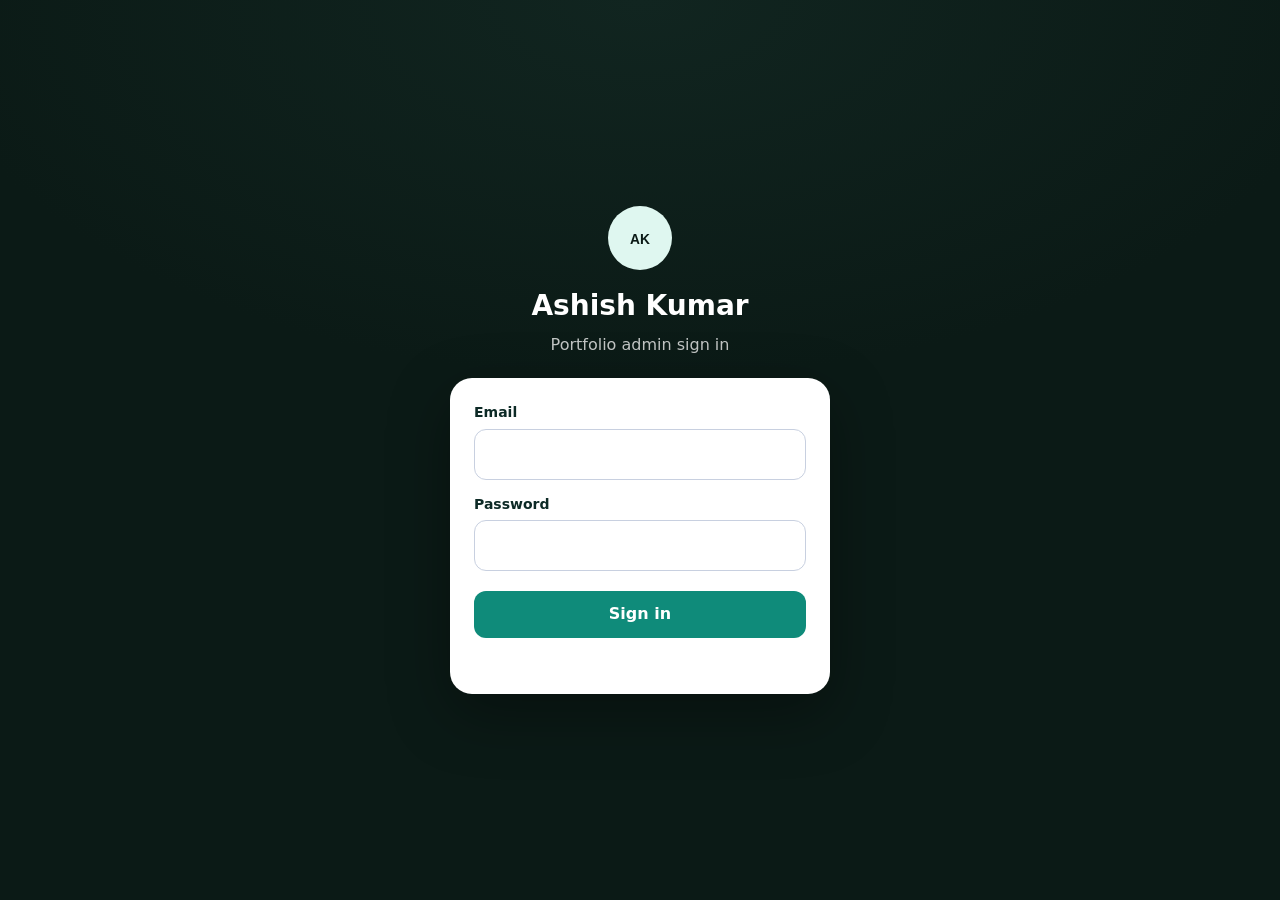
<file: admin/index.html>
<!DOCTYPE html>
<html lang="en">

<head>
    <meta charset="utf-8">
    <meta name="viewport" content="width=device-width, initial-scale=1, viewport-fit=cover">
    <meta name="robots" content="noindex">
    <title>Portfolio Admin | Ashish Kumar</title>
    <link rel="icon"
        href="data:image/svg+xml,%3Csvg xmlns='http://www.w3.org/2000/svg' viewBox='0 0 64 64'%3E%3Crect width='64' height='64' rx='18' fill='%230f8b7a'/%3E%3Ctext x='32' y='43' font-family='Arial' font-weight='800' font-size='30' text-anchor='middle' fill='white'%3EAK%3C/text%3E%3C/svg%3E">
    <link rel="stylesheet" href="admin.css">
</head>

<body>
    <div id="app"><noscript>This admin site needs JavaScript.</noscript></div>
    <script src="config.js"></script>
    <script src="defaults.js"></script>
    <script src="app.js"></script>
</body>

</html>
</file>
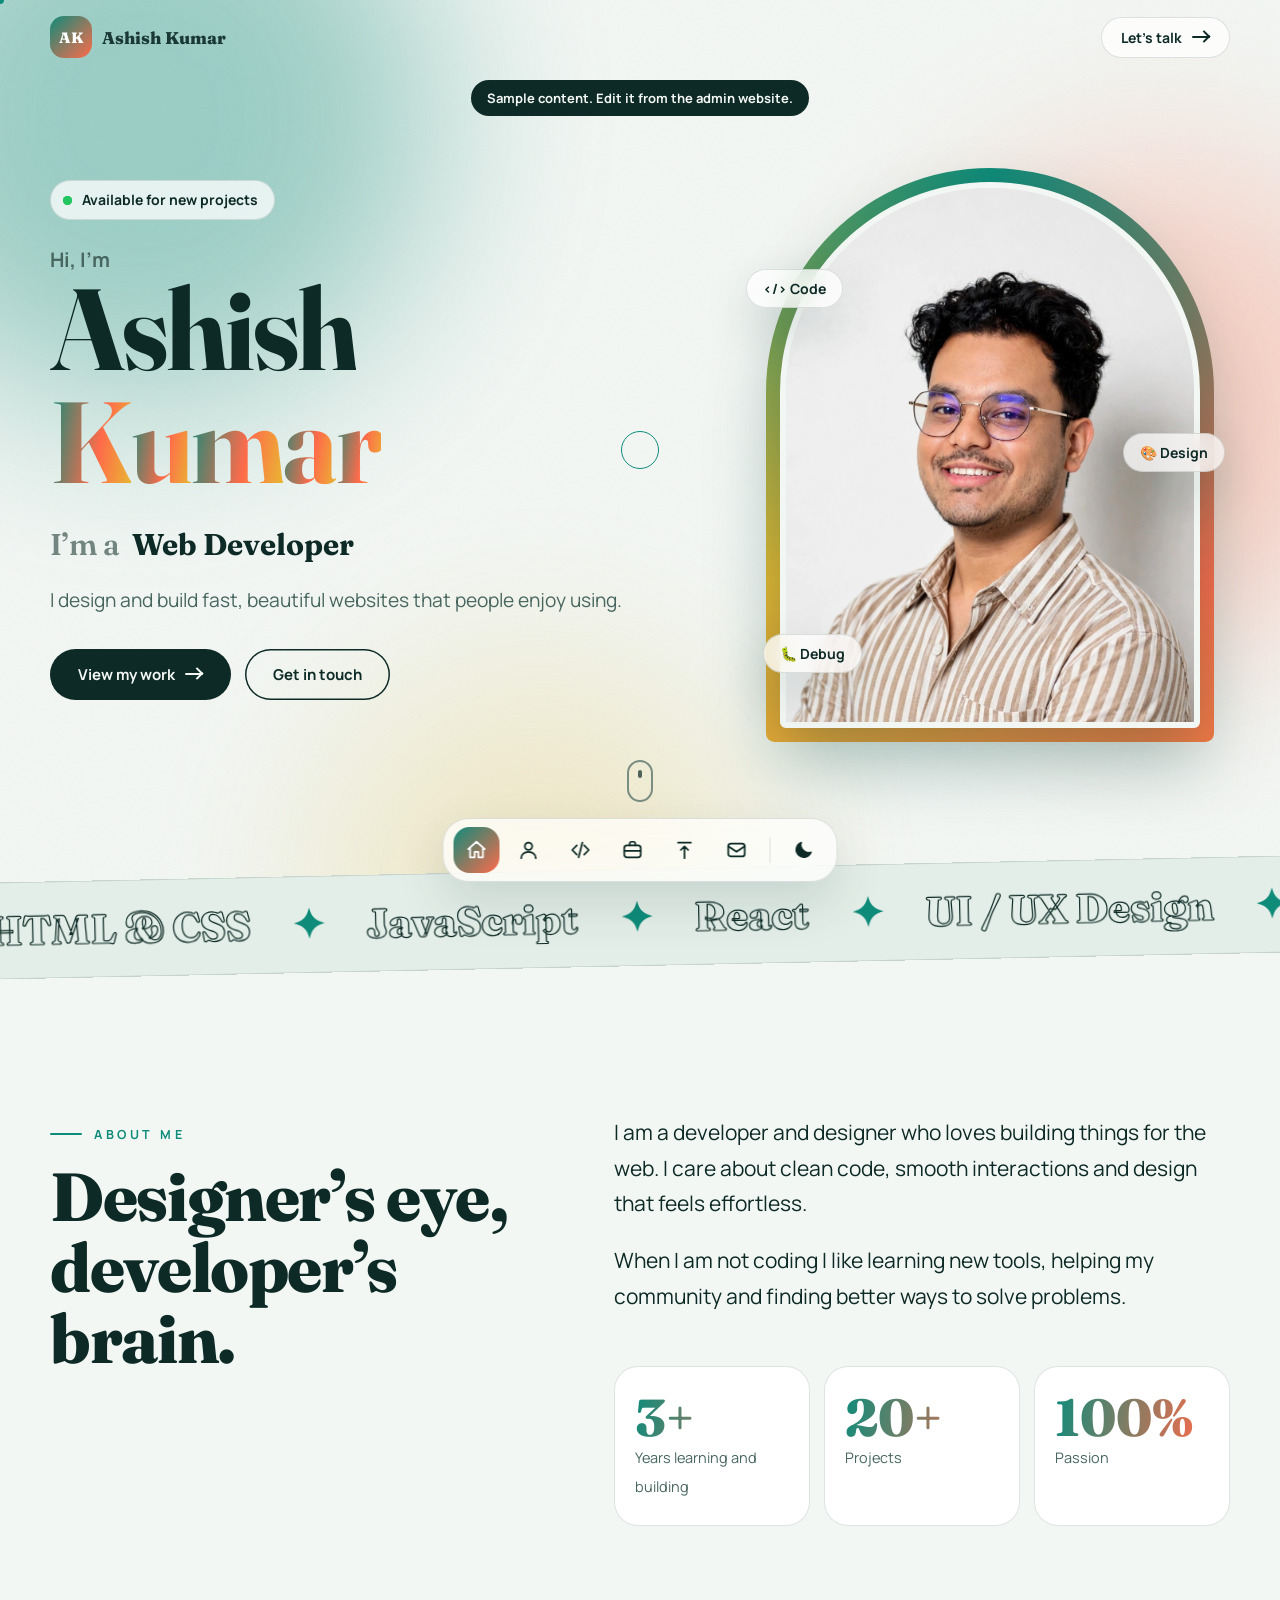
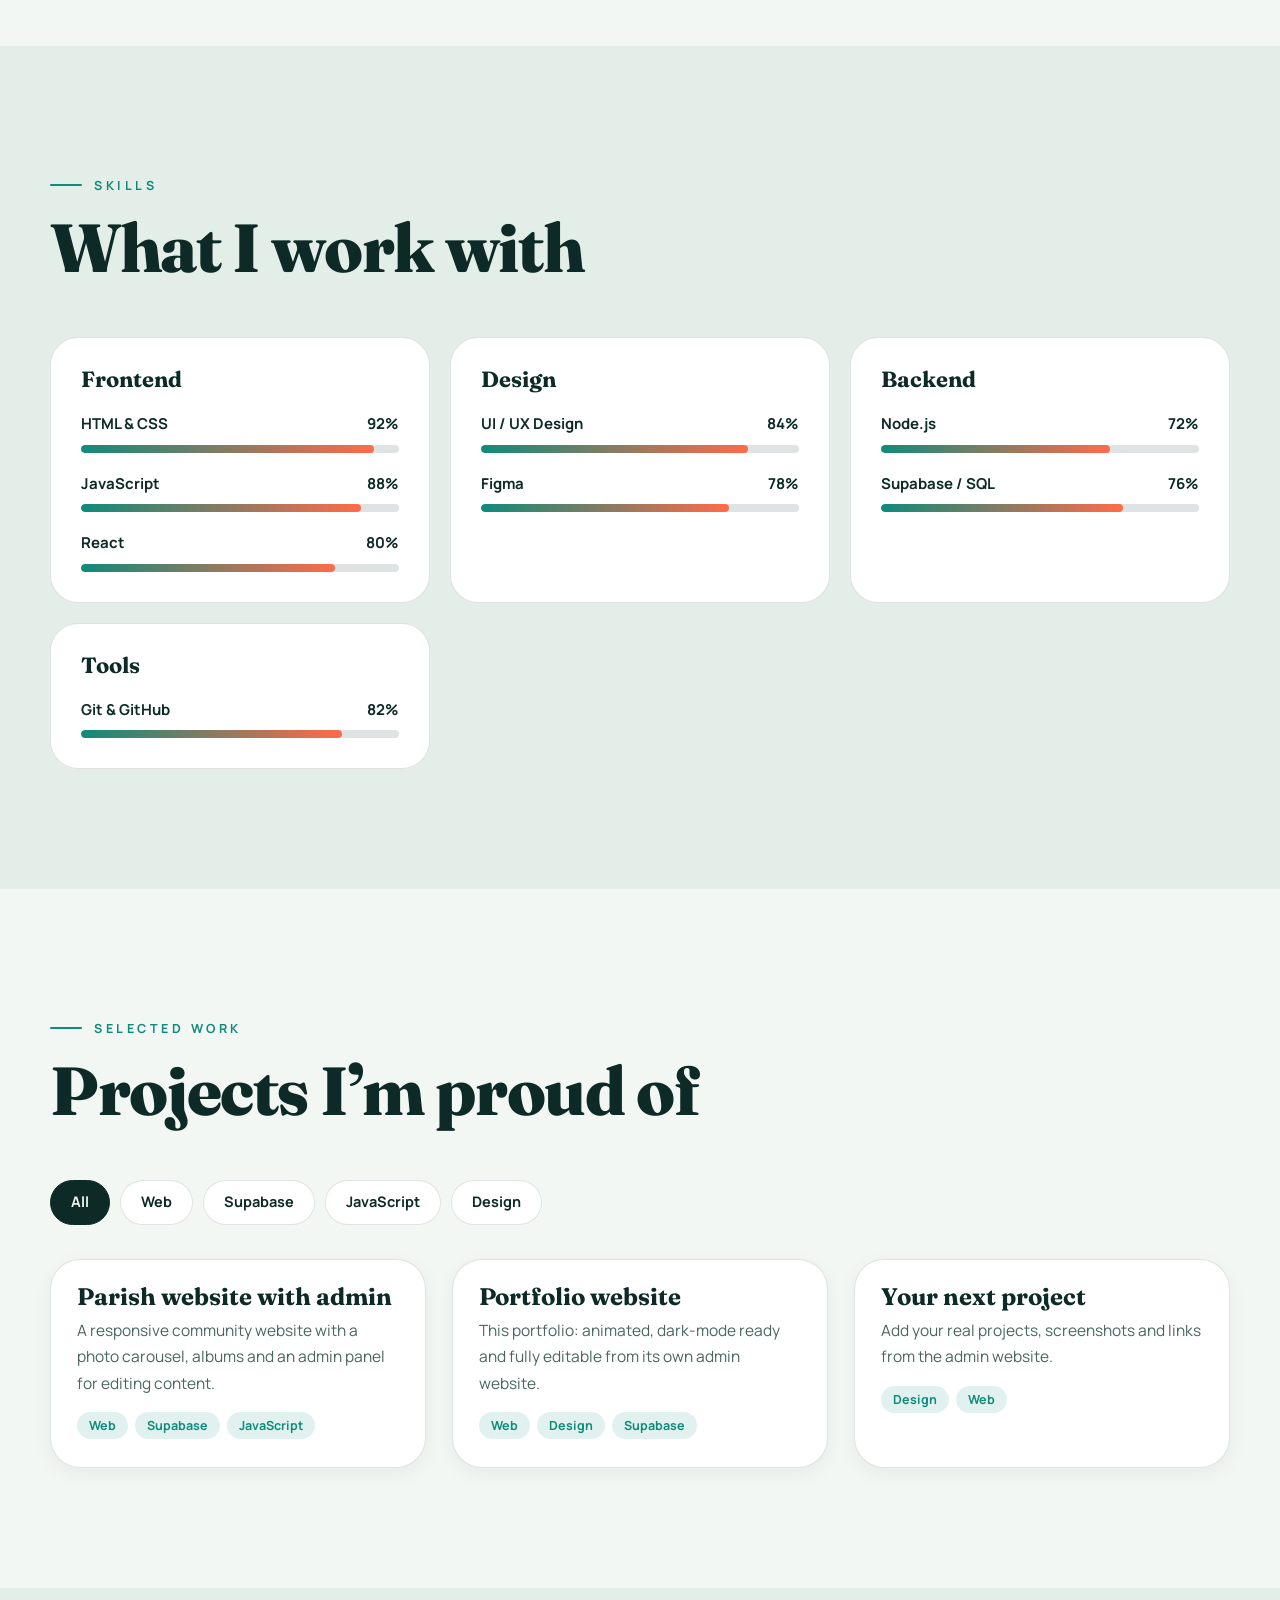
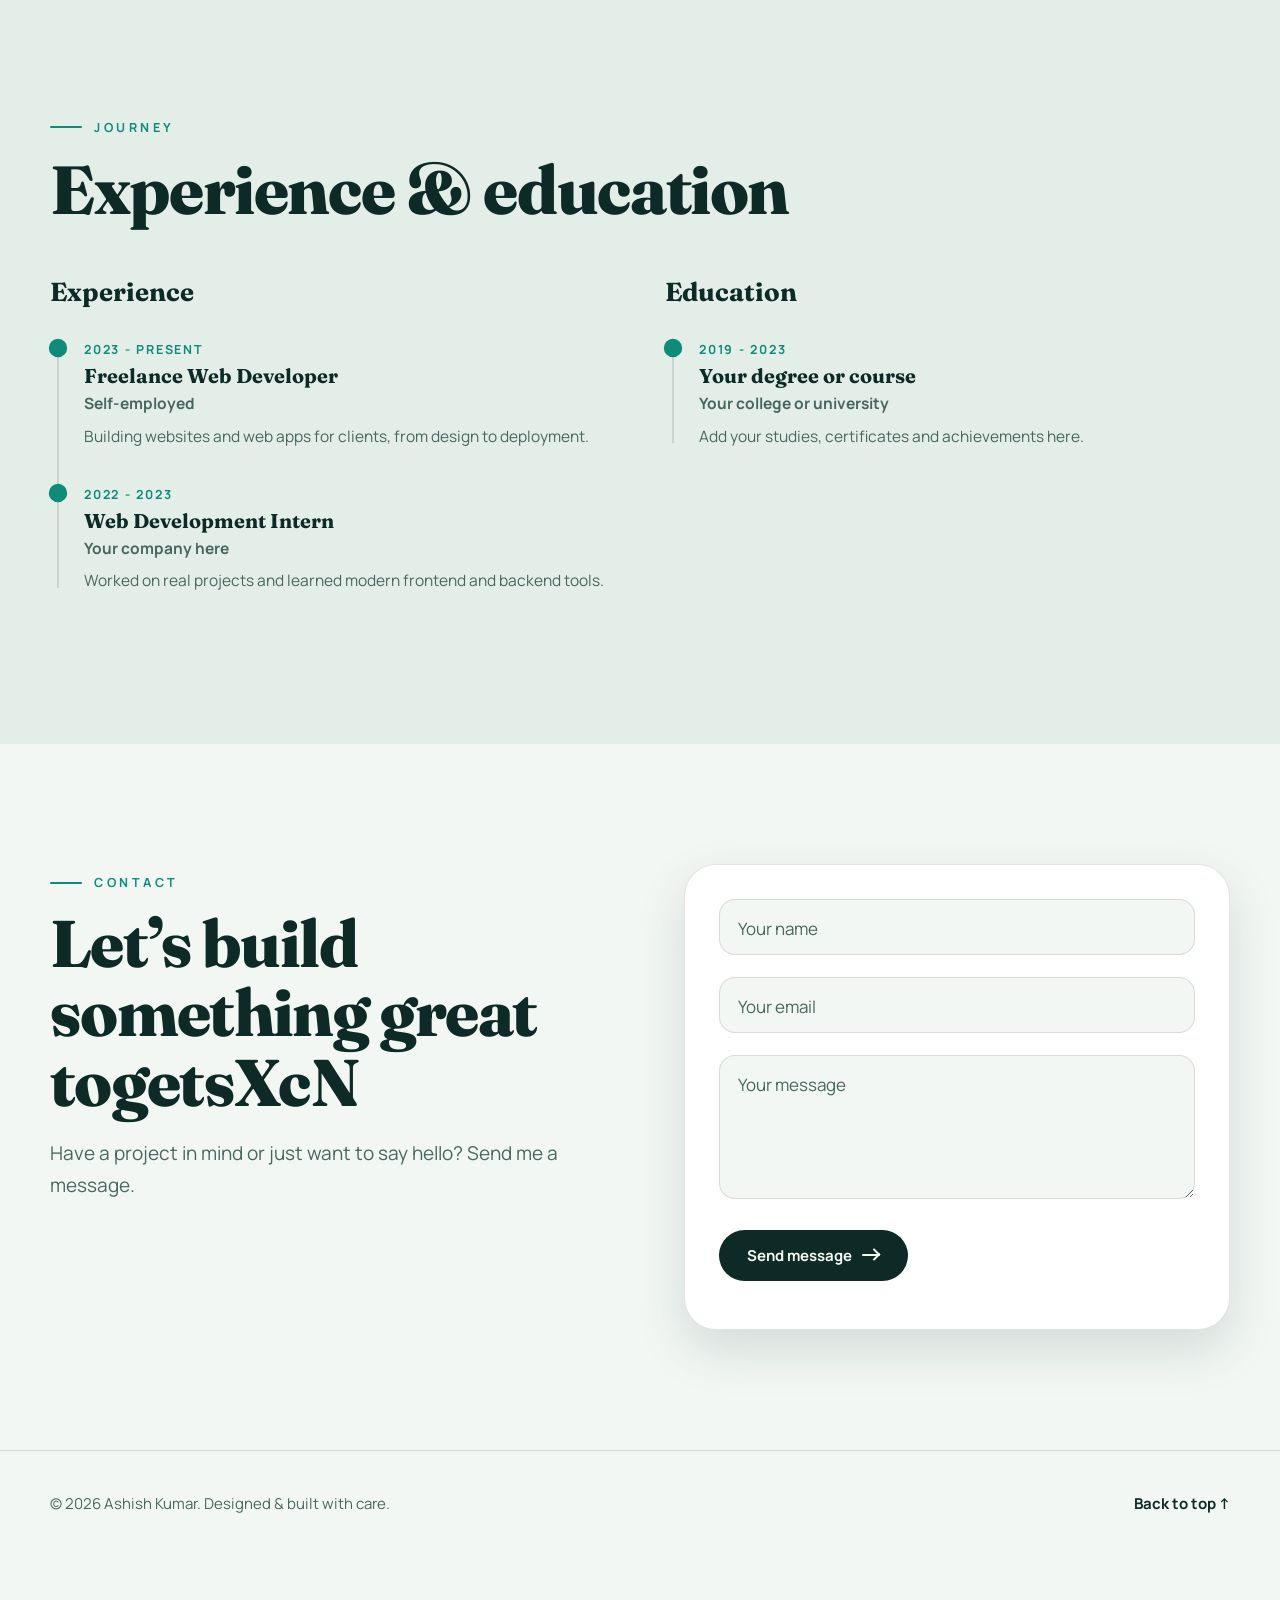
<file: website/index.html>
<!DOCTYPE html>
<html lang="en">

<head>
    <meta charset="utf-8">
    <meta name="viewport" content="width=device-width, initial-scale=1, viewport-fit=cover">
    <title>Ashish Kumar | Web Developer & Designer</title>
    <meta name="description"
        content="Portfolio of Ashish Kumar: web developer and designer, I build beautiful, interactive websites.">
    <meta name="theme-color" content="#07120f">
    <meta property="og:title" content="Ashish Kumar | Portfolio">
    <meta property="og:image" content="images/ashish.jpg">
    <link rel="icon"
        href="data:image/svg+xml,%3Csvg xmlns='http://www.w3.org/2000/svg' viewBox='0 0 64 64'%3E%3Crect width='64' height='64' rx='18' fill='%230f8b7a'/%3E%3Ctext x='32' y='43' font-family='Arial' font-weight='800' font-size='30' text-anchor='middle' fill='white'%3EAK%3C/text%3E%3C/svg%3E">
    <link rel="preconnect" href="https://fonts.googleapis.com">
    <link rel="preconnect" href="https://fonts.gstatic.com" crossorigin>
    <link
        href="https://fonts.googleapis.com/css2?family=Fraunces:opsz,wght@9..144,500;9..144,700;9..144,800&family=Manrope:wght@400;500;700;800&display=swap"
        rel="stylesheet">
    <script>var t; try { t = localStorage.getItem("pf-theme") } catch (e) { } if (t !== "dark" && t !== "light") t = matchMedia("(prefers-color-scheme:dark)").matches ? "dark" : "light"; document.documentElement.setAttribute("data-theme", t); try { if (sessionStorage.getItem("pf-seen")) document.documentElement.classList.add("seen") } catch (e) { }</script>
    <link rel="stylesheet" href="css/style.css">
</head>

<body>
    <a class="skip" href="#main">Skip to content</a>
    <div class="pre" id="pre" aria-hidden="true">
        <div class="pre-in">
            <div class="pre-mark">AK</div>
            <div class="pre-bar"><i id="preBar"></i></div>
        </div>
    </div>
    <div class="aurora" aria-hidden="true"><i></i><i></i><i></i></div>
    <div class="grain" aria-hidden="true"></div>
    <div class="cur" id="cur" aria-hidden="true"></div>
    <div class="cur-ring" id="curRing" aria-hidden="true"></div>
    <div class="prog" id="prog" aria-hidden="true"></div>
    <div class="sample" id="sample" hidden>Sample content. Edit it from the admin website.</div>

    <header class="top"><a class="logo" href="#home" aria-label="Ashish Kumar, home"><span
                class="logo-mark">AK</span><span class="logo-t" id="logoName">Ashish Kumar</span></a><a
            class="btn btn-sm mag" href="#contact"><span>Let’s talk</span><i class="arr"></i></a></header>

    <nav class="dock" id="dock" aria-label="Main">
        <ul>
            <li><a href="#home" data-tip="Home"><svg viewBox="0 0 24 24">
                        <path d="M3 11l9-8 9 8M5 10v10h5v-6h4v6h5V10" />
                    </svg></a></li>
            <li><a href="#about" data-tip="About"><svg viewBox="0 0 24 24">
                        <circle cx="12" cy="8" r="4" />
                        <path d="M4 21c0-4.200 3.600-7 8-7s8 2.800 8 7" />
                    </svg></a></li>
            <li><a href="#skills" data-tip="Skills"><svg viewBox="0 0 24 24">
                        <path d="M8 7l-5 5 5 5M16 7l5 5-5 5M14 4l-4 16" />
                    </svg></a></li>
            <li><a href="#work" data-tip="Work"><svg viewBox="0 0 24 24">
                        <rect x="3" y="7" width="18" height="13" rx="3" />
                        <path d="M9 7V5a2 2 0 0 1 2-2h2a2 2 0 0 1 2 2v2M3 13h18" />
                    </svg></a></li>
            <li><a href="#journey" data-tip="Journey"><svg viewBox="0 0 24 24">
                        <path d="M12 21V8M12 8l-4 4M12 8l4 4M5 4h14" />
                    </svg></a></li>
            <li><a href="#contact" data-tip="Contact"><svg viewBox="0 0 24 24">
                        <rect x="3" y="5" width="18" height="14" rx="3" />
                        <path d="M3 8l9 6 9-6" />
                    </svg></a></li>
            <li class="sep" aria-hidden="true"></li>
            <li><button class="theme-btn" id="themeBtn" type="button" data-tip="Theme" aria-label="Switch to dark mode"
                    aria-pressed="false"><svg class="moon" viewBox="0 0 24 24" aria-hidden="true">
                        <path d="M20.500 14.200A8.500 8.500 0 0 1 9.800 3.500a8.500 8.500 0 1 0 10.700 10.700z" />
                    </svg><svg class="sun" viewBox="0 0 24 24" aria-hidden="true">
                        <circle cx="12" cy="12" r="4.200" />
                        <path
                            d="M12 2.500v2.200M12 19.300v2.200M2.500 12h2.200M19.300 12h2.200M5.300 5.300l1.600 1.600M17.100 17.100l1.600 1.600M5.300 18.700l1.600-1.600M17.100 6.900l1.600-1.600" />
                    </svg></button></li>
        </ul>
    </nav>

    <main id="main">
        <section class="hero" id="home">
            <div class="wrap hero-grid">
                <div class="hero-txt">
                    <p class="pill-s"><span class="live" id="avail"></span><span id="availT">Available for new
                            projects</span></p>
                    <p class="hi">Hi, I’m</p>
                    <h1 id="hName" aria-label="Ashish Kumar"></h1>
                    <p class="role"><span class="role-pre">I’m a</span><span class="role-win"><span class="role-list"
                                id="roleList"></span></span></p>
                    <p class="tag" id="hTag"></p>
                    <div class="cta"><a class="btn mag" href="#work"><span>View my work</span><i class="arr"></i></a><a
                            class="btn btn-line mag" id="resumeBtn" href="#contact"><span>Get in touch</span></a></div>
                    <ul class="socials" id="heroSocial"></ul>
                </div>
                <div class="hero-art">
                    <div class="frame" id="frame">
                        <div class="ring"></div>
                        <div class="arch"><img id="hPhoto" src="images/ashish.jpg" alt="Portrait of Ashish Kumar"
                                width="900" height="1599" fetchpriority="high"></div>
                    </div>
                    <span class="chip c1">&lt;/&gt; Code</span><span class="chip c2">🎨 Design</span><span
                        class="chip c3">🐛 Debug</span>
                </div>
            </div><a class="cue" href="#about" aria-label="Scroll down"><span></span></a>
        </section>

        <div class="marquee" aria-hidden="true">
            <div class="mq" id="mq"></div>
        </div>

        <section id="about">
            <div class="wrap about">
                <div class="rv">
                    <p class="eyebrow">About me</p>
                    <h2 class="scr" id="aTitle">Designer’s eye, developer’s brain.</h2>
                </div>
                <div class="about-body">
                    <div class="rv" id="aText"></div>
                    <ul class="facts rv" id="facts"></ul>
                    <div class="stats" id="stats"></div>
                </div>
            </div>
        </section>

        <section class="alt" id="skills">
            <div class="wrap">
                <header class="head rv">
                    <p class="eyebrow">Skills</p>
                    <h2 class="scr">What I work with</h2>
                </header>
                <div class="skill-grid" id="skillGrid"></div>
            </div>
        </section>

        <section id="work">
            <div class="wrap">
                <header class="head rv">
                    <p class="eyebrow">Selected work</p>
                    <h2 class="scr">Projects I’m proud of</h2>
                </header>
                <div class="filters rv" id="filters" role="group" aria-label="Filter projects"></div>
                <div class="proj-grid" id="projGrid"></div>
            </div>
        </section>

        <section class="alt" id="journey">
            <div class="wrap">
                <header class="head rv">
                    <p class="eyebrow">Journey</p>
                    <h2 class="scr">Experience &amp; education</h2>
                </header>
                <div class="journey">
                    <div>
                        <h3 class="jh rv">Experience</h3>
                        <ol class="tl" id="expList"></ol>
                    </div>
                    <div>
                        <h3 class="jh rv">Education</h3>
                        <ol class="tl" id="eduList"></ol>
                    </div>
                </div>
            </div>
        </section>

        <section id="contact">
            <div class="wrap">
                <div class="contact">
                    <div class="rv">
                        <p class="eyebrow">Contact</p>
                        <h2 class="big scr">Let’s build something great together.</h2>
                        <p class="lead" id="cLead">Have a project in mind or just want to say hello? Send me a message.
                        </p>
                        <ul class="c-list" id="cList"></ul>
                        <ul class="socials big" id="cSocial"></ul>
                    </div>
                    <form class="form rv" id="form" novalidate>
                        <div class="fld"><input id="f-name" placeholder=" " autocomplete="name"><label for="f-name">Your
                                name</label>
                            <p class="err" data-for="f-name"></p>
                        </div>
                        <div class="fld"><input id="f-email" type="email" placeholder=" " autocomplete="email"><label
                                for="f-email">Your email</label>
                            <p class="err" data-for="f-email"></p>
                        </div>
                        <div class="fld"><textarea id="f-msg" rows="5" placeholder=" "></textarea><label
                                for="f-msg">Your message</label>
                            <p class="err" data-for="f-msg"></p>
                        </div>
                        <button class="btn mag" type="submit"><span>Send message</span><i class="arr"></i></button>
                        <p class="ok" id="ok" role="status"></p>
                    </form>
                </div>
            </div>
        </section>
    </main>
    <footer>
        <div class="wrap">
            <p>© <span id="yr"></span> <span id="fName">Ashish Kumar</span>. Designed &amp; built with care.</p><a
                href="#home" class="to-top">Back to top ↑</a>
        </div>
    </footer>

    <dialog id="modal" aria-label="Project details">
        <div class="m-card">
            <button class="m-x" id="mClose" type="button" aria-label="Close"><svg viewBox="0 0 24 24">
                    <path d="M6 6l12 12M18 6L6 18" />
                </svg></button>
            <div class="m-gal">
                <div class="m-stage" id="mStage"></div>
                <div class="m-thumbs" id="mThumbs"></div>
            </div>
            <div class="m-info">
                <p class="eyebrow" id="mTags"></p>
                <h3 id="mTitle"></h3>
                <p id="mDesc"></p>
                <div class="cta" id="mLinks"></div>
            </div>
        </div>
    </dialog>

    <script src="data/config.js"></script>
    <script src="js/defaults.js"></script>
    <script src="data/site-data.js"></script>
    <script src="js/main.js"></script>
</body>

</html>
</file>
<file: admin/admin.css>
:root {
    --n9: #07120f;
    --n8: #0b1a16;
    --n7: #112520;
    --blue: #0f8b7a;
    --blue-d: #0b6f62;
    --sky: #7ff0d8;
    --cream: #dff7f0;
    --paper: #f3f7f4;
    --ink: #0d2a26;
    --txt: #486660;
    --red: #c0362c;
    --line: #d8deea;
    --ease: cubic-bezier(.22, .8, .24, 1)
}

*,
*::before,
*::after {
    box-sizing: border-box
}

body {
    margin: 0;
    background: var(--paper);
    color: var(--txt);
    font: 16px/1.55 "Manrope", "Segoe UI", system-ui, sans-serif
}

h1,
h2,
h3 {
    color: var(--ink);
    margin: 0
}

button,
input,
textarea {
    font: inherit
}

.login {
    min-height: 100dvh;
    display: grid;
    align-content: center;
    justify-items: center;
    gap: 6px;
    padding: 24px;
    text-align: center;
    background: radial-gradient(80% 60% at 50% 0, var(--n7), var(--n8) 70%);
    color: #fff
}

.login h1 {
    color: #fff;
    font-size: 28px
}

.login p {
    margin: 0;
    color: rgba(255, 255, 255, .75)
}

.login-mark {
    display: grid;
    place-items: center;
    width: 64px;
    height: 64px;
    border-radius: 50%;
    background: var(--cream);
    color: var(--n8);
    margin-bottom: 8px
}

.login-mark svg {
    width: 30px;
    height: 30px;
    fill: currentColor
}

.login-card {
    width: min(380px, 100%);
    margin-top: 14px;
    padding: 24px;
    border-radius: 22px;
    background: #fff;
    text-align: left;
    box-shadow: 0 20px 60px rgba(0, 0, 0, .35)
}

.login-card .ab {
    width: 100%;
    margin-top: 6px
}

.login-card .ast {
    color: var(--red);
    min-height: 22px;
    margin-top: 10px
}

.adm {
    display: flex;
    flex-direction: column;
    height: 100dvh
}

.adm-top {
    display: flex;
    justify-content: space-between;
    align-items: center;
    gap: 10px;
    padding: 12px 16px;
    background: var(--n8);
    color: #fff
}

.adm-top b {
    font-size: 18px
}

.adm-tabs {
    display: flex;
    gap: 6px;
    overflow-x: auto;
    padding: 10px 12px;
    background: #fff;
    border-bottom: 1px solid var(--line);
    scrollbar-width: none
}

.adm-tabs::-webkit-scrollbar {
    display: none
}

.adm-tabs button {
    flex: none;
    padding: 9px 16px;
    border-radius: 999px;
    border: 1px solid var(--line);
    background: #fff;
    color: var(--ink);
    font-weight: 700;
    cursor: pointer;
    transition: background .25s, color .25s, transform .25s var(--ease)
}

.adm-tabs button:active {
    transform: scale(.95)
}

.adm-tabs button[aria-selected="true"] {
    background: var(--blue);
    border-color: var(--blue);
    color: #fff
}

.adm-body {
    flex: 1;
    overflow-y: auto;
    padding: 18px 16px 40px;
    max-width: 860px;
    width: 100%;
    margin: 0 auto
}

.adm-body h3 {
    margin: 26px 0 10px;
    font-size: 18px
}

.adm-body h3:first-child {
    margin-top: 4px
}

.adm-body>p {
    margin: 0 0 14px
}

.adm-save {
    display: flex;
    align-items: center;
    gap: 14px;
    flex-wrap: wrap;
    padding: 12px 16px calc(12px + env(safe-area-inset-bottom, 0px));
    background: #fff;
    border-top: 1px solid var(--line);
    box-shadow: 0 -6px 20px rgba(11, 34, 80, .06)
}

.af {
    margin: 0 0 14px
}

.af label {
    display: block;
    font-weight: 800;
    color: var(--ink);
    font-size: 14px;
    margin-bottom: 5px
}

.af input:not([type=file]),
.af textarea {
    width: 100%;
    padding: 12px 14px;
    border: 1.5px solid #c8d0e0;
    border-radius: 12px;
    background: #fff;
    color: var(--ink)
}

.af input:focus,
.af textarea:focus {
    outline: 0;
    border-color: var(--blue);
    box-shadow: 0 0 0 4px rgba(79, 70, 229, .15)
}

.ab {
    display: inline-flex;
    align-items: center;
    justify-content: center;
    gap: 6px;
    padding: 11px 18px;
    border: 0;
    border-radius: 12px;
    background: var(--blue);
    color: #fff;
    font-weight: 800;
    cursor: pointer;
    text-decoration: none;
    transition: background .25s, transform .2s var(--ease), opacity .25s
}

.ab:hover {
    background: var(--blue-d)
}

.ab:active {
    transform: scale(.96)
}

.ab:disabled {
    opacity: .55;
    cursor: default
}

.ab.ghost {
    background: transparent;
    color: var(--blue-d);
    box-shadow: inset 0 0 0 1.5px var(--blue)
}

.adm-top .ab.ghost {
    color: #fff;
    box-shadow: inset 0 0 0 1.5px rgba(255, 255, 255, .55)
}

.ab.ghost:hover {
    background: rgba(79, 70, 229, .1)
}

.adm-top .ab.ghost:hover {
    background: rgba(255, 255, 255, .14)
}

.ab.danger {
    background: var(--red)
}

.ab.add {
    background: var(--n8);
    width: 100%;
    margin-top: 6px
}

.ab.big {
    padding: 16px 20px;
    font-size: 17px;
    width: 100%
}

.ab.save {
    min-width: 150px
}

.ast {
    font-size: 14px;
    color: var(--txt);
    font-weight: 600
}

.arow {
    display: flex;
    gap: 8px;
    flex-wrap: wrap;
    align-items: center;
    margin-top: 8px
}

.ai {
    margin: 0 0 10px;
    border: 1px solid var(--line);
    border-radius: 16px;
    background: #fff;
    overflow: hidden
}

.ai>summary {
    cursor: pointer;
    padding: 14px 16px;
    font-weight: 800;
    color: var(--ink);
    list-style: none;
    display: flex;
    justify-content: space-between;
    gap: 10px
}

.ai>summary::-webkit-details-marker {
    display: none
}

.ai>summary::after {
    content: "+";
    font-weight: 800;
    color: var(--blue)
}

.ai[open]>summary::after {
    content: "−"
}

.ai[open]>summary {
    border-bottom: 1px solid var(--line);
    background: var(--paper)
}

.ai>.af,
.ai>.arow,
.ai>.dz,
.ai>.pgrid,
.ai>.ast {
    margin-left: 16px;
    margin-right: 16px
}

.ai>.af:first-of-type {
    margin-top: 14px
}

.ai>.arow:last-child {
    margin-bottom: 16px
}

.ap {
    display: block;
    width: 160px;
    max-width: 100%;
    aspect-ratio: 4/3;
    object-fit: cover;
    border-radius: 12px;
    margin-bottom: 6px;
    border: 1px solid var(--line)
}

.dz {
    display: grid;
    place-items: center;
    gap: 4px;
    padding: 22px 16px;
    margin-top: 10px;
    border: 2px dashed #aab6d0;
    border-radius: 16px;
    background: var(--paper);
    text-align: center;
    cursor: pointer;
    transition: background .25s, border-color .25s
}

.dz.over {
    background: #e6efff;
    border-color: var(--blue)
}

.dz b {
    color: var(--ink)
}

.pgrid {
    display: grid;
    grid-template-columns: repeat(auto-fill, minmax(104px, 1fr));
    gap: 10px;
    margin: 12px 0
}

.pt {
    position: relative;
    margin: 0;
    border-radius: 12px;
    overflow: hidden;
    background: var(--n8);
    aspect-ratio: 1;
    animation: pop .35s var(--ease)
}

.pt img {
    width: 100%;
    height: 100%;
    object-fit: cover;
    display: block
}

.pt .pt-b {
    position: absolute;
    left: 0;
    right: 0;
    bottom: 0;
    display: flex;
    justify-content: space-between;
    gap: 4px;
    padding: 18px 6px 6px;
    background: linear-gradient(transparent, rgba(5, 15, 38, .85))
}

.pt button,
.pt span {
    border: 0;
    border-radius: 99px;
    padding: 3px 9px;
    font-size: 12px;
    font-weight: 800;
    cursor: pointer;
    color: #fff;
    background: rgba(255, 255, 255, .2)
}

.pt span {
    background: var(--blue);
    cursor: default
}

.pt button.x {
    background: var(--red)
}

@keyframes pop {
    from {
        opacity: 0;
        transform: scale(.9)
    }
}

.msg {
    padding: 14px 16px;
    margin: 0 0 10px;
    border: 1px solid var(--line);
    border-radius: 16px;
    background: #fff
}

.msg b {
    color: var(--ink)
}

.msg small {
    color: var(--txt);
    display: block
}

.msg p {
    margin: 8px 0 0;
    white-space: pre-wrap
}

@media (max-width:560px) {
    .adm-top .ab {
        padding: 9px 12px
    }
}
</file>
<file: website/css/style.css>
/* Ashish Kumar portfolio. Light and dark themes via [data-theme]. */
:root {
    --bg: #f3f7f4;
    --bg2: #e4eee8;
    --card: #ffffff;
    --ink: #0d2a26;
    --txt: #486660;
    --line: rgba(13, 42, 38, .13);
    --acc: #0f8b7a;
    --acc2: #ff6b4a;
    --acc3: #e8b931;
    --glass: rgba(255, 255, 255, .74);
    --shadow: 0 20px 50px rgba(13, 60, 52, .14);
    --display: "Fraunces", Georgia, "Times New Roman", serif;
    --body: "Manrope", "Segoe UI", system-ui, sans-serif;
    --ease: cubic-bezier(.22, .8, .24, 1);
    --spring: cubic-bezier(.34, 1.5, .64, 1);
    color-scheme: light
}

:root[data-theme="dark"] {
    --bg: #07120f;
    --bg2: #0b1a16;
    --card: #112520;
    --ink: #eefaf5;
    --txt: #9ab8af;
    --line: rgba(180, 255, 230, .13);
    --acc: #3de0c0;
    --acc2: #ff8a6b;
    --acc3: #f2cf5b;
    --glass: rgba(12, 30, 26, .74);
    --shadow: 0 20px 50px rgba(0, 0, 0, .5);
    color-scheme: dark
}

*,
*::before,
*::after {
    box-sizing: border-box
}

html {
    scroll-padding-top: 80px;
    -webkit-text-size-adjust: 100%
}

body {
    margin: 0;
    background: var(--bg);
    color: var(--txt);
    font: 400 17px/1.7 var(--body);
    overflow-x: hidden
}

img {
    max-width: 100%;
    display: block
}

a {
    color: inherit
}

p {
    margin: 0
}

h1,
h2,
h3 {
    margin: 0;
    color: var(--ink);
    font-family: var(--display);
    line-height: 1.05
}

ul,
ol {
    list-style: none;
    margin: 0;
    padding: 0
}

button {
    font: inherit;
    color: inherit
}

:focus-visible {
    outline: 3px solid var(--acc);
    outline-offset: 3px;
    border-radius: 8px
}

.skip {
    position: fixed;
    left: 12px;
    top: -70px;
    z-index: 300;
    background: var(--ink);
    color: var(--bg);
    padding: 10px 16px;
    border-radius: 10px;
    font-weight: 700;
    transition: top .2s
}

.skip:focus {
    top: 12px
}

.wrap {
    width: min(1180px, 100% - 44px);
    margin-inline: auto
}

section {
    position: relative;
    padding: 120px 0
}

.alt {
    background: var(--bg2)
}

.eyebrow {
    display: inline-flex;
    align-items: center;
    gap: 12px;
    font: 700 12.5px var(--body);
    letter-spacing: .28em;
    text-transform: uppercase;
    color: var(--acc);
    margin-bottom: 18px
}

.eyebrow::before {
    content: "";
    width: 32px;
    height: 2px;
    background: currentColor;
    border-radius: 2px
}

.head {
    margin-bottom: 54px
}

.head h2,
.about h2 {
    font-size: clamp(36px, 5.4vw, 68px);
    font-weight: 800;
    letter-spacing: -.02em
}

.grad {
    background: linear-gradient(100deg, var(--acc), var(--acc2) 55%, var(--acc3));
    -webkit-background-clip: text;
    background-clip: text;
    color: transparent
}

/* ambient background */
.aurora {
    position: fixed;
    inset: 0;
    z-index: -2;
    overflow: hidden;
    pointer-events: none
}

.aurora i {
    position: absolute;
    border-radius: 50%;
    filter: blur(90px);
    opacity: .38;
    animation: float 22s ease-in-out infinite alternate
}

.aurora i:nth-child(1) {
    width: 46vmax;
    height: 46vmax;
    left: -12vmax;
    top: -14vmax;
    background: var(--acc)
}

.aurora i:nth-child(2) {
    width: 38vmax;
    height: 38vmax;
    right: -10vmax;
    top: 18vh;
    background: var(--acc2);
    animation-delay: -8s;
    opacity: .28
}

.aurora i:nth-child(3) {
    width: 34vmax;
    height: 34vmax;
    left: 25vw;
    bottom: -16vmax;
    background: var(--acc3);
    animation-delay: -14s;
    opacity: .22
}

:root[data-theme="dark"] .aurora i {
    opacity: .3
}

@keyframes float {
    from {
        transform: translate(0, 0) scale(1)
    }

    to {
        transform: translate(6vmax, 5vmax) scale(1.18)
    }
}

.grain {
    position: fixed;
    inset: 0;
    z-index: -1;
    pointer-events: none;
    opacity: .05;
    background-image: url("data:image/svg+xml,%3Csvg xmlns='http://www.w3.org/2000/svg' width='160' height='160'%3E%3Cfilter id='n'%3E%3CfeTurbulence type='fractalNoise' baseFrequency='.9' numOctaves='2'/%3E%3C/filter%3E%3Crect width='100%25' height='100%25' filter='url(%23n)'/%3E%3C/svg%3E")
}

.prog {
    position: fixed;
    left: 0;
    top: 0;
    height: 3px;
    width: 100%;
    z-index: 120;
    transform-origin: left;
    transform: scaleX(0);
    background: linear-gradient(90deg, var(--acc), var(--acc2), var(--acc3))
}

.sample {
    position: absolute;
    left: 50%;
    top: 80px;
    transform: translateX(-50%);
    z-index: 90;
    width: max-content;
    max-width: calc(100vw - 32px);
    padding: 7px 16px;
    border-radius: 99px;
    background: var(--ink);
    color: var(--bg);
    font-size: 13px;
    font-weight: 700;
    text-align: center
}

/* preloader */
.pre {
    position: fixed;
    inset: 0;
    z-index: 500;
    display: grid;
    place-items: center;
    background: var(--bg);
    transition: clip-path 1s var(--ease) .15s;
    clip-path: inset(0 0 0 0)
}

.pre.done {
    clip-path: inset(0 0 100% 0)
}

.seen .pre {
    display: none
}

.pre-in {
    display: grid;
    gap: 22px;
    justify-items: center
}

.pre-mark {
    font: 700 clamp(64px, 14vw, 120px) var(--display);
    letter-spacing: -.02em;
    background: linear-gradient(100deg, var(--acc), var(--acc2), var(--acc3));
    background-size: 200% 100%;
    -webkit-background-clip: text;
    background-clip: text;
    color: transparent;
    animation: shine 2.2s linear infinite
}

.pre-bar {
    width: min(220px, 50vw);
    height: 3px;
    border-radius: 3px;
    background: var(--line);
    overflow: hidden
}

.pre-bar i {
    display: block;
    height: 100%;
    width: 0;
    background: var(--acc);
    transition: width .2s
}

@keyframes shine {
    to {
        background-position: -200% 0
    }
}

/* custom cursor (mouse only) */
.cur,
.cur-ring {
    position: fixed;
    left: 0;
    top: 0;
    z-index: 400;
    pointer-events: none;
    border-radius: 50%;
    opacity: 0;
    transition: opacity .3s
}

.cur {
    width: 8px;
    height: 8px;
    margin: -4px 0 0 -4px;
    background: var(--acc)
}

.cur-ring {
    width: 38px;
    height: 38px;
    margin: -19px 0 0 -19px;
    border: 1.5px solid var(--acc);
    transition: opacity .3s, width .35s var(--spring), height .35s var(--spring), margin .35s var(--spring), background .3s
}

.has-cursor .cur,
.has-cursor .cur-ring {
    opacity: 1
}

.has-cursor .cur-ring.big {
    width: 64px;
    height: 64px;
    margin: -32px 0 0 -32px;
    background: color-mix(in srgb, var(--acc) 14%, transparent)
}

@media (hover:hover) and (pointer:fine) {

    .has-cursor,
    .has-cursor a,
    .has-cursor button {
        cursor: none
    }
}

/* top bar */
.top {
    position: fixed;
    z-index: 100;
    left: 0;
    right: 0;
    top: 0;
    display: flex;
    justify-content: space-between;
    align-items: center;
    padding: 16px max(22px, calc((100vw - 1180px)/2));
    pointer-events: none
}

.top>* {
    pointer-events: auto
}

.logo {
    display: flex;
    align-items: center;
    gap: 10px;
    text-decoration: none;
    color: var(--ink);
    font: 800 17px var(--display)
}

.logo-mark {
    display: grid;
    place-items: center;
    width: 42px;
    height: 42px;
    border-radius: 14px;
    background: linear-gradient(135deg, var(--acc), var(--acc2));
    color: #fff;
    font-size: 15px;
    transition: transform .6s var(--spring)
}

.logo:hover .logo-mark {
    transform: rotate(-12deg) scale(1.08)
}

.logo-t {
    opacity: .9
}

/* buttons */
.btn {
    position: relative;
    display: inline-flex;
    align-items: center;
    gap: 10px;
    padding: 15px 28px;
    border: 0;
    border-radius: 99px;
    background: var(--ink);
    color: var(--bg);
    font: 700 15px var(--body);
    text-decoration: none;
    cursor: pointer;
    overflow: hidden;
    isolation: isolate;
    transition: transform .35s var(--spring), box-shadow .35s, background .3s, color .3s;
    -webkit-tap-highlight-color: transparent
}

.btn::before {
    content: "";
    position: absolute;
    inset: 0;
    z-index: -1;
    background: linear-gradient(110deg, var(--acc), var(--acc2));
    opacity: 0;
    transition: opacity .4s
}

.btn:hover {
    transform: translateY(-3px);
    box-shadow: 0 14px 34px color-mix(in srgb, var(--acc) 40%, transparent);
    color: #fff
}

.btn:hover::before {
    opacity: 1
}

.btn:active {
    transform: scale(.96);
    transition-duration: .1s
}

.btn-sm {
    padding: 11px 20px;
    font-size: 14px;
    background: var(--glass);
    color: var(--ink);
    backdrop-filter: blur(14px);
    -webkit-backdrop-filter: blur(14px);
    box-shadow: inset 0 0 0 1px var(--line)
}

.btn-line {
    background: transparent;
    color: var(--ink);
    box-shadow: inset 0 0 0 1.5px var(--ink)
}

.arr {
    position: relative;
    width: 18px;
    height: 2px;
    background: currentColor;
    border-radius: 2px;
    transition: width .35s var(--ease)
}

.arr::after {
    content: "";
    position: absolute;
    right: 0;
    top: -4px;
    width: 9px;
    height: 9px;
    border-top: 2px solid currentColor;
    border-right: 2px solid currentColor;
    transform: rotate(45deg) translate(-1px, 1px)
}

.btn:hover .arr {
    width: 28px
}

.ripple {
    position: absolute;
    z-index: -1;
    border-radius: 50%;
    background: #fff;
    opacity: .35;
    pointer-events: none;
    transform: scale(0);
    animation: ripple .7s var(--ease) forwards
}

@keyframes ripple {
    to {
        transform: scale(1);
        opacity: 0
    }
}

/* dock */
.dock {
    position: fixed;
    z-index: 110;
    left: 50%;
    bottom: calc(18px + env(safe-area-inset-bottom, 0px));
    transform: translateX(-50%);
    padding: 8px 10px;
    border-radius: 26px;
    background: var(--glass);
    border: 1px solid var(--line);
    backdrop-filter: blur(20px) saturate(1.5);
    -webkit-backdrop-filter: blur(20px) saturate(1.5);
    box-shadow: var(--shadow);
    transition: transform .6s var(--ease), opacity .4s
}

.dock.away {
    transform: translate(-50%, 160%);
    opacity: 0
}

.dock ul {
    display: flex;
    align-items: flex-end;
    gap: 6px
}

.dock li {
    position: relative
}

.dock a,
.dock .theme-btn {
    --s: 1;
    position: relative;
    display: grid;
    place-items: center;
    width: 46px;
    height: 46px;
    border-radius: 16px;
    border: 0;
    background: transparent;
    color: var(--ink);
    cursor: pointer;
    transform: scale(var(--s));
    transform-origin: bottom center;
    transition: background .3s, color .3s, transform .18s ease-out
}

.dock svg {
    width: 22px;
    height: 22px;
    fill: none;
    stroke: currentColor;
    stroke-width: 1.9;
    stroke-linecap: round;
    stroke-linejoin: round
}

.dock a:hover,
.dock .theme-btn:hover {
    background: color-mix(in srgb, var(--acc) 14%, transparent)
}

.dock a.on {
    background: linear-gradient(135deg, var(--acc), var(--acc2));
    color: #fff
}

.dock [data-tip]::after {
    content: attr(data-tip);
    position: absolute;
    left: 50%;
    bottom: calc(100% + 14px);
    transform: translate(-50%, 6px);
    padding: 5px 11px;
    border-radius: 9px;
    background: var(--ink);
    color: var(--bg);
    font: 700 12px var(--body);
    white-space: nowrap;
    opacity: 0;
    pointer-events: none;
    transition: opacity .2s, transform .3s var(--ease)
}

.dock [data-tip]:hover::after {
    opacity: 1;
    transform: translate(-50%, 0)
}

.dock .sep {
    width: 1px;
    height: 26px;
    align-self: center;
    background: var(--line);
    margin: 0 4px
}

.theme-btn svg {
    position: absolute;
    transition: transform .7s var(--ease), opacity .4s
}

.theme-btn .moon {
    fill: currentColor;
    stroke-width: 1.2
}

.theme-btn .sun {
    opacity: 0;
    transform: rotate(-120deg) scale(.3)
}

:root[data-theme="dark"] .theme-btn .sun {
    opacity: 1;
    transform: none
}

:root[data-theme="dark"] .theme-btn .moon {
    opacity: 0;
    transform: rotate(120deg) scale(.3)
}

@media (max-width:640px) {
    .dock {
        width: min(420px, calc(100% - 20px));
        padding: 6px
    }

    .dock ul {
        justify-content: space-between;
        gap: 0
    }

    .dock a,
    .dock .theme-btn {
        width: 42px;
        height: 42px
    }

    .dock [data-tip]::after {
        display: none
    }

    .dock .sep {
        display: none
    }

    .logo-t {
        display: none
    }
}

/* hero */
.hero {
    min-height: 100svh;
    display: grid;
    align-items: center;
    padding: 130px 0 120px;
    overflow: hidden
}

.hero-grid {
    display: grid;
    grid-template-columns: 1.15fr .85fr;
    gap: 50px;
    align-items: center
}

.pill-s {
    display: inline-flex;
    align-items: center;
    gap: 10px;
    padding: 7px 16px 7px 12px;
    border-radius: 99px;
    background: var(--glass);
    border: 1px solid var(--line);
    font-weight: 700;
    font-size: 14px;
    color: var(--ink);
    backdrop-filter: blur(10px)
}

.live {
    position: relative;
    width: 9px;
    height: 9px;
    border-radius: 50%;
    background: #22c55e
}

.live::after {
    content: "";
    position: absolute;
    inset: 0;
    border-radius: 50%;
    background: #22c55e;
    animation: ping 2s infinite
}

@keyframes ping {
    to {
        transform: scale(3.2);
        opacity: 0
    }
}

.pill-s.off .live,
.pill-s.off .live::after {
    background: #9ca3af
}

.hi {
    margin: 26px 0 4px;
    font: 700 20px var(--body);
    color: var(--txt)
}

#hName {
    font-size: clamp(50px, 9vw, 128px);
    font-weight: 700;
    letter-spacing: -.025em;
    line-height: .9
}

#hName .wd {
    display: inline-block;
    overflow: hidden;
    vertical-align: top;
    padding-bottom: .08em;
    margin-right: .18em
}

#hName .ch {
    display: inline-block;
    transform: translateY(110%) rotate(8deg);
    transition: transform 1s var(--ease);
    transition-delay: calc(var(--i)*55ms + .3s)
}

.ready #hName .ch {
    transform: none
}

#hName .wd:last-child .ch {
    background: linear-gradient(100deg, var(--acc), var(--acc2) 60%, var(--acc3));
    -webkit-background-clip: text;
    background-clip: text;
    color: transparent
}

.role {
    display: flex;
    align-items: center;
    gap: 12px;
    margin-top: 22px;
    font: 700 clamp(20px, 2.6vw, 30px) var(--display);
    color: var(--ink)
}

.role-pre {
    opacity: .55;
    font-weight: 600
}

.role-win {
    display: block;
    height: 1.3em;
    overflow: hidden
}

.role-list {
    display: block;
    transition: transform .7s var(--ease)
}

.role-list span {
    display: block;
    height: 1.3em;
    line-height: 1.3em;
    white-space: nowrap
}

.tag {
    max-width: 34em;
    margin-top: 20px;
    font-size: clamp(17px, 1.5vw, 19.5px)
}

.hero-txt>* {
    opacity: 0;
    transform: translateY(24px);
    transition: opacity .9s var(--ease), transform .9s var(--ease)
}

.ready .hero-txt>* {
    opacity: 1;
    transform: none
}

.ready .hero-txt>:nth-child(1) {
    transition-delay: .1s
}

.ready .hero-txt>:nth-child(2) {
    transition-delay: .2s
}

.ready .hero-txt>:nth-child(3) {
    transition-delay: 0s;
    transform: none;
    opacity: 1
}

.ready .hero-txt>:nth-child(4) {
    transition-delay: .9s
}

.ready .hero-txt>:nth-child(5) {
    transition-delay: 1s
}

.ready .hero-txt>:nth-child(6) {
    transition-delay: 1.1s
}

.ready .hero-txt>:nth-child(7) {
    transition-delay: 1.25s
}

.hero-txt>#hName {
    opacity: 1;
    transform: none
}

.cta {
    display: flex;
    flex-wrap: wrap;
    gap: 14px;
    margin-top: 32px
}

.socials {
    display: flex;
    flex-wrap: wrap;
    gap: 10px;
    margin-top: 30px
}

.socials a {
    display: grid;
    place-items: center;
    min-width: 44px;
    height: 44px;
    padding: 0 14px;
    border-radius: 99px;
    border: 1px solid var(--line);
    background: var(--glass);
    color: var(--ink);
    font: 700 13.5px var(--body);
    text-decoration: none;
    backdrop-filter: blur(8px);
    transition: transform .35s var(--spring), background .3s, color .3s, border-color .3s
}

.socials a:hover {
    transform: translateY(-4px);
    background: var(--ink);
    color: var(--bg);
    border-color: var(--ink)
}

.hero-art {
    position: relative;
    justify-self: center;
    width: min(420px, 78vw)
}

.frame {
    position: relative;
    aspect-ratio: 4/5.2;
    transition: transform .2s ease-out;
    transform-style: preserve-3d
}

.ring {
    position: absolute;
    inset: -14px;
    border-radius: 999px 999px 38px 38px;
    background: conic-gradient(from var(--a, 0deg), var(--acc), var(--acc2), var(--acc3), var(--acc));
    animation: spin 8s linear infinite;
    filter: blur(.3px)
}

@property --a {
    syntax: "<angle>";
    inherits: false;
    initial-value: 0deg
}

@keyframes spin {
    to {
        --a: 360deg
    }
}

.arch {
    position: absolute;
    inset: 0;
    border-radius: 999px 999px 28px 28px;
    overflow: hidden;
    background: #e7e7ea;
    box-shadow: 0 30px 70px rgba(10, 70, 60, .35);
    border: 6px solid var(--bg)
}

.arch img {
    width: 100%;
    height: 100%;
    object-fit: cover;
    object-position: 50% 12%;
    transform: scale(1.04);
    transition: transform 1.4s var(--ease)
}

.frame:hover .arch img {
    transform: scale(1.1)
}

.chip {
    position: absolute;
    z-index: 3;
    padding: 9px 16px;
    border-radius: 99px;
    background: var(--glass);
    border: 1px solid var(--line);
    backdrop-filter: blur(12px);
    -webkit-backdrop-filter: blur(12px);
    font: 700 14px var(--body);
    color: var(--ink);
    box-shadow: var(--shadow);
    animation: bob 5s ease-in-out infinite
}

.c1 {
    left: -8%;
    top: 16%
}

.c2 {
    right: -6%;
    top: 46%;
    animation-delay: -1.6s
}

.c3 {
    left: -4%;
    bottom: 10%;
    animation-delay: -3.2s
}

@keyframes bob {
    50% {
        transform: translateY(-14px)
    }
}

.cue {
    position: absolute;
    left: 50%;
    bottom: 98px;
    width: 26px;
    height: 42px;
    margin-left: -13px;
    border: 2px solid var(--txt);
    border-radius: 16px;
    opacity: .7
}

.cue span {
    position: absolute;
    left: 50%;
    top: 8px;
    width: 4px;
    height: 8px;
    margin-left: -2px;
    border-radius: 2px;
    background: var(--ink);
    animation: wheel 1.8s ease-in-out infinite
}

@keyframes wheel {
    0% {
        transform: translateY(0);
        opacity: 1
    }

    70% {
        transform: translateY(14px);
        opacity: 0
    }

    100% {
        opacity: 0
    }
}

@media (max-width:900px) {
    .hero {
        padding: 110px 0 130px
    }

    .hero-grid {
        grid-template-columns: 1fr;
        gap: 40px
    }

    .hero-art {
        order: -1;
        width: min(270px, 64vw)
    }

    .cue {
        display: none
    }

    #hName {
        font-size: clamp(50px, 15vw, 92px)
    }
}

/* marquee */
.marquee {
    overflow: hidden;
    padding: 22px 0;
    border-block: 1px solid var(--line);
    background: var(--bg2);
    transform: rotate(-1.2deg) scale(1.02);
    margin: -30px 0 30px
}

.mq {
    display: flex;
    width: max-content;
    gap: 40px;
    animation: mq 38s linear infinite
}

.mq span {
    font: 800 clamp(22px, 3.4vw, 40px) var(--display);
    letter-spacing: -.01em;
    white-space: nowrap;
    color: transparent;
    -webkit-text-stroke: 1.2px var(--ink);
    display: flex;
    align-items: center;
    gap: 40px
}

.mq span::after {
    content: "✦";
    -webkit-text-stroke: 0;
    color: var(--acc)
}

.marquee:hover .mq {
    animation-play-state: paused
}

@keyframes mq {
    to {
        transform: translateX(-50%)
    }
}

/* reveal */
.rv {
    opacity: 0;
    transform: translateY(40px);
    transition: opacity .9s var(--ease) var(--d, 0s), transform .9s var(--ease) var(--d, 0s)
}

.rv.in {
    opacity: 1;
    transform: none
}

/* about */
.about {
    display: grid;
    grid-template-columns: .9fr 1.1fr;
    gap: 60px;
    align-items: start
}

.about h2 {
    position: sticky;
    top: 110px
}

.about-body p {
    font-size: clamp(18px, 1.8vw, 21px);
    line-height: 1.7;
    margin-bottom: 1em;
    color: var(--ink)
}

.facts {
    display: grid;
    grid-template-columns: repeat(auto-fit, minmax(200px, 1fr));
    gap: 12px;
    margin: 26px 0
}

.facts li {
    padding: 14px 18px;
    border-radius: 18px;
    background: var(--card);
    border: 1px solid var(--line)
}

.facts b {
    display: block;
    font: 700 11.5px var(--body);
    letter-spacing: .2em;
    text-transform: uppercase;
    color: var(--acc)
}

.facts a {
    word-break: break-all
}

.stats {
    display: grid;
    grid-template-columns: repeat(auto-fit, minmax(150px, 1fr));
    gap: 14px;
    margin-top: 10px
}

.stat {
    padding: 24px 20px;
    border-radius: 24px;
    background: var(--card);
    border: 1px solid var(--line);
    transition: transform .45s var(--spring), box-shadow .35s
}

.stat:hover {
    transform: translateY(-6px) rotate(-1deg);
    box-shadow: var(--shadow)
}

.stat b {
    display: block;
    font: 800 clamp(36px, 4.4vw, 52px) var(--display);
    line-height: 1;
    background: linear-gradient(100deg, var(--acc), var(--acc2));
    -webkit-background-clip: text;
    background-clip: text;
    color: transparent
}

.stat span {
    font-size: 14.5px
}

@media (max-width:900px) {
    .about {
        grid-template-columns: 1fr;
        gap: 26px
    }

    .about h2 {
        position: static
    }

    section {
        padding: 84px 0
    }
}

/* skills */
.skill-grid {
    display: grid;
    grid-template-columns: repeat(auto-fit, minmax(300px, 1fr));
    gap: 20px
}

.sk-cat {
    padding: 30px;
    border-radius: 28px;
    background: var(--card);
    border: 1px solid var(--line);
    transition: transform .45s var(--spring), box-shadow .35s
}

.sk-cat:hover {
    transform: translateY(-6px);
    box-shadow: var(--shadow)
}

.sk-cat h3 {
    font-size: 22px;
    margin-bottom: 20px
}

.sk {
    margin-bottom: 18px
}

.sk:last-child {
    margin-bottom: 0
}

.sk-row {
    display: flex;
    justify-content: space-between;
    font-weight: 700;
    font-size: 15px;
    color: var(--ink);
    margin-bottom: 8px
}

.sk-bar {
    height: 8px;
    border-radius: 8px;
    background: var(--line);
    overflow: hidden
}

.sk-bar i {
    display: block;
    height: 100%;
    width: 0;
    border-radius: 8px;
    background: linear-gradient(90deg, var(--acc), var(--acc2));
    transition: width 1.4s var(--ease) var(--d, 0s)
}

.in .sk-bar i {
    width: var(--w)
}

/* projects */
.filters {
    display: flex;
    flex-wrap: wrap;
    gap: 10px;
    margin-bottom: 34px
}

.filters button {
    padding: 9px 20px;
    border-radius: 99px;
    border: 1px solid var(--line);
    background: var(--card);
    color: var(--ink);
    font-weight: 700;
    font-size: 14.5px;
    cursor: pointer;
    transition: background .3s, color .3s, transform .35s var(--spring), border-color .3s
}

.filters button:hover {
    transform: translateY(-3px)
}

.filters button[aria-pressed="true"] {
    background: var(--ink);
    color: var(--bg);
    border-color: var(--ink)
}

.proj-grid {
    display: grid;
    grid-template-columns: repeat(auto-fill, minmax(330px, 1fr));
    gap: 26px
}

.proj {
    position: relative;
    display: flex;
    flex-direction: column;
    padding: 0;
    border: 1px solid var(--line);
    border-radius: 30px;
    background: var(--card);
    overflow: hidden;
    text-align: left;
    cursor: pointer;
    transform-style: preserve-3d;
    transition: transform .25s ease-out, opacity .5s var(--ease), box-shadow .35s;
    box-shadow: 0 6px 20px rgba(0, 0, 0, .05)
}

.proj:hover {
    box-shadow: var(--shadow)
}

.proj.hide {
    display: none
}

.proj.pop {
    animation: pop .6s var(--ease) both
}

@keyframes pop {
    from {
        opacity: 0;
        transform: scale(.92) translateY(20px)
    }
}

.proj::after {
    content: "";
    position: absolute;
    inset: 0;
    pointer-events: none;
    background: radial-gradient(420px circle at var(--mx, 50%) var(--my, 0%), color-mix(in srgb, var(--acc) 20%, transparent), transparent 55%);
    opacity: 0;
    transition: opacity .35s
}

.proj:hover::after {
    opacity: 1
}

.p-cover {
    position: relative;
    aspect-ratio: 16/10;
    overflow: hidden;
    background: linear-gradient(135deg, var(--acc), var(--acc2) 70%, var(--acc3))
}

.p-cover img {
    width: 100%;
    height: 100%;
    object-fit: cover;
    transition: transform 1.1s var(--ease)
}

.proj:hover .p-cover img {
    transform: scale(1.08)
}

.p-cover .ini {
    position: absolute;
    inset: 0;
    display: grid;
    place-items: center;
    font: 800 64px var(--display);
    color: rgba(255, 255, 255, .85);
    letter-spacing: -.04em
}

.p-go {
    position: absolute;
    right: 16px;
    bottom: 16px;
    display: grid;
    place-items: center;
    width: 46px;
    height: 46px;
    border-radius: 50%;
    background: #fff;
    color: #12141a;
    transform: translateY(20px) scale(.6);
    opacity: 0;
    transition: transform .5s var(--spring), opacity .3s
}

.p-go svg {
    width: 20px;
    height: 20px;
    fill: none;
    stroke: currentColor;
    stroke-width: 2.2;
    stroke-linecap: round;
    stroke-linejoin: round
}

.proj:hover .p-go {
    transform: none;
    opacity: 1
}

.p-body {
    padding: 24px 26px 28px
}

.p-body h3 {
    font-size: 24px;
    margin-bottom: 8px
}

.p-body p {
    font-size: 15.5px
}

.p-tags {
    display: flex;
    flex-wrap: wrap;
    gap: 7px;
    margin-top: 16px
}

.p-tags span {
    padding: 3px 12px;
    border-radius: 99px;
    background: color-mix(in srgb, var(--acc) 12%, transparent);
    color: var(--acc);
    font-weight: 700;
    font-size: 12.5px
}

/* modal */
dialog {
    border: 0;
    padding: 0;
    background: transparent;
    color: var(--txt);
    width: min(1000px, 94vw);
    max-width: none;
    max-height: 92dvh;
    margin: auto;
    overflow: visible
}

dialog::backdrop {
    background: rgba(3, 12, 10, .72);
    backdrop-filter: blur(8px)
}

dialog[open] {
    animation: mIn .55s var(--ease)
}

dialog[open]::backdrop {
    animation: fIn .4s
}

dialog.closing {
    animation: mOut .3s ease forwards
}

dialog.closing::backdrop {
    animation: fOut .3s forwards
}

@keyframes mIn {
    from {
        opacity: 0;
        transform: translateY(40px) scale(.94)
    }
}

@keyframes mOut {
    to {
        opacity: 0;
        transform: translateY(20px) scale(.96)
    }
}

@keyframes fIn {
    from {
        opacity: 0
    }
}

@keyframes fOut {
    to {
        opacity: 0
    }
}

.m-card {
    position: relative;
    display: grid;
    grid-template-columns: 1.25fr 1fr;
    border-radius: 32px;
    background: var(--card);
    border: 1px solid var(--line);
    overflow: hidden;
    max-height: 92dvh;
    box-shadow: 0 40px 100px rgba(0, 0, 0, .5)
}

.m-x {
    position: absolute;
    right: 14px;
    top: 14px;
    z-index: 5;
    display: grid;
    place-items: center;
    width: 44px;
    height: 44px;
    border-radius: 50%;
    border: 0;
    background: var(--glass);
    backdrop-filter: blur(10px);
    cursor: pointer;
    transition: transform .4s var(--spring)
}

.m-x:hover {
    transform: rotate(90deg) scale(1.1)
}

.m-x svg {
    width: 20px;
    height: 20px;
    fill: none;
    stroke: var(--ink);
    stroke-width: 2.4;
    stroke-linecap: round
}

.m-gal {
    background: var(--bg2);
    display: flex;
    flex-direction: column;
    min-height: 0
}

.m-stage {
    position: relative;
    flex: 1;
    min-height: 280px;
    overflow: hidden;
    background: linear-gradient(135deg, var(--acc), var(--acc2))
}

.m-stage img {
    position: absolute;
    inset: 0;
    width: 100%;
    height: 100%;
    object-fit: cover;
    animation: fIn .5s
}

.m-stage .ini {
    position: absolute;
    inset: 0;
    display: grid;
    place-items: center;
    font: 800 90px var(--display);
    color: rgba(255, 255, 255, .85)
}

.m-thumbs {
    display: flex;
    gap: 8px;
    padding: 10px;
    overflow-x: auto
}

.m-thumbs button {
    flex: none;
    width: 72px;
    height: 54px;
    padding: 0;
    border: 2px solid transparent;
    border-radius: 10px;
    overflow: hidden;
    opacity: .55;
    cursor: pointer;
    transition: opacity .3s, border-color .3s, transform .35s var(--spring)
}

.m-thumbs button img {
    width: 100%;
    height: 100%;
    object-fit: cover
}

.m-thumbs button[aria-current="true"] {
    opacity: 1;
    border-color: var(--acc);
    transform: translateY(-3px)
}

.m-info {
    padding: 40px 34px;
    overflow-y: auto
}

.m-info h3 {
    font-size: clamp(26px, 3vw, 36px);
    margin: 6px 0 14px
}

.m-info p {
    white-space: pre-line
}

@media (max-width:800px) {
    .m-card {
        grid-template-columns: 1fr;
        overflow-y: auto
    }

    .m-stage {
        min-height: 0;
        aspect-ratio: 16/10;
        flex: none
    }

    .m-info {
        padding: 26px 22px 30px;
        overflow: visible
    }
}

/* journey */
.journey {
    display: grid;
    grid-template-columns: 1fr 1fr;
    gap: 50px
}

.jh {
    font-size: 26px;
    margin-bottom: 28px
}

.tl {
    position: relative;
    padding-left: 34px
}

.tl::before {
    content: "";
    position: absolute;
    left: 7px;
    top: 6px;
    bottom: 6px;
    width: 2px;
    background: var(--line)
}

.tl::after {
    content: "";
    position: absolute;
    left: 7px;
    top: 6px;
    bottom: 6px;
    width: 2px;
    background: linear-gradient(var(--acc), var(--acc2));
    transform-origin: top;
    transform: scaleY(var(--p, 0))
}

.tl li {
    position: relative;
    margin-bottom: 30px
}

.tl li::before {
    content: "";
    position: absolute;
    left: -34px;
    top: 6px;
    width: 16px;
    height: 16px;
    border-radius: 50%;
    background: var(--bg2);
    border: 3px solid var(--acc);
    transition: transform .5s var(--spring), background .3s
}

.tl li.in::before {
    background: var(--acc);
    transform: scale(1.15)
}

.tl .per {
    display: inline-block;
    font: 700 12.5px var(--body);
    letter-spacing: .14em;
    text-transform: uppercase;
    color: var(--acc);
    margin-bottom: 4px
}

.tl h4 {
    margin: 0 0 2px;
    font: 700 20px var(--display);
    color: var(--ink)
}

.tl .org {
    font-weight: 700;
    color: var(--txt);
    margin-bottom: 6px
}

.tl p {
    font-size: 15.5px
}

@media (max-width:860px) {
    .journey {
        grid-template-columns: 1fr;
        gap: 40px
    }
}

/* contact */
.contact {
    display: grid;
    grid-template-columns: 1.05fr 1fr;
    gap: 60px;
    align-items: start
}

.big {
    font-size: clamp(36px, 5.2vw, 66px);
    font-weight: 800;
    letter-spacing: -.025em
}

.lead {
    margin-top: 20px;
    font-size: 19px;
    max-width: 28em
}

.c-list {
    margin: 26px 0;
    display: grid;
    gap: 10px
}

.c-list a {
    color: var(--ink);
    font: 700 clamp(18px, 2.2vw, 24px) var(--display);
    text-decoration: none;
    background: linear-gradient(var(--acc), var(--acc)) 0 100%/0 2px no-repeat;
    transition: background-size .5s var(--ease)
}

.c-list a:hover {
    background-size: 100% 2px
}

.c-list li {
    color: var(--txt)
}

.c-list b {
    display: block;
    font: 700 11.5px var(--body);
    letter-spacing: .2em;
    text-transform: uppercase;
    color: var(--acc)
}

.socials.big {
    margin-top: 6px
}

.form {
    padding: 34px;
    border-radius: 32px;
    background: var(--card);
    border: 1px solid var(--line);
    box-shadow: var(--shadow)
}

.fld {
    position: relative;
    margin-bottom: 22px
}

.fld input,
.fld textarea {
    width: 100%;
    padding: 22px 18px 10px;
    border: 1.5px solid var(--line);
    border-radius: 16px;
    background: var(--bg);
    color: var(--ink);
    font: 500 16px var(--body);
    resize: vertical;
    transition: border-color .3s, box-shadow .3s
}

.fld label {
    position: absolute;
    left: 19px;
    top: 16px;
    color: var(--txt);
    pointer-events: none;
    transition: transform .3s var(--ease), color .3s;
    transform-origin: left top
}

.fld input:focus,
.fld textarea:focus {
    outline: 0;
    border-color: var(--acc);
    box-shadow: 0 0 0 4px color-mix(in srgb, var(--acc) 18%, transparent)
}

.fld input:focus+label,
.fld input:not(:placeholder-shown)+label,
.fld textarea:focus+label,
.fld textarea:not(:placeholder-shown)+label {
    transform: translateY(-10px) scale(.76);
    color: var(--acc)
}

.err {
    color: #e5484d;
    font-size: 13.5px;
    font-weight: 700
}

.err:not(:empty) {
    margin-top: 6px;
    animation: shake .4s
}

@keyframes shake {
    25% {
        transform: translateX(-5px)
    }

    75% {
        transform: translateX(5px)
    }
}

.ok {
    margin-top: 14px;
    font-weight: 700;
    color: #16a34a
}

@media (max-width:900px) {
    .contact {
        grid-template-columns: 1fr;
        gap: 34px
    }
}

footer {
    padding: 40px 0 120px;
    border-top: 1px solid var(--line)
}

footer .wrap {
    display: flex;
    flex-wrap: wrap;
    gap: 14px;
    justify-content: space-between;
    font-size: 15px
}

.to-top {
    text-decoration: none;
    font-weight: 700;
    color: var(--ink)
}

/* theme switch: circular reveal + glowing ring (View Transitions), soft fade as fallback */
::view-transition-old(root),
::view-transition-new(root) {
    animation: none;
    mix-blend-mode: normal
}

::view-transition-old(root) {
    z-index: 1;
    animation: vtOld .95s var(--ease) both
}

::view-transition-new(root) {
    z-index: 2
}

@keyframes vtOld {
    to {
        transform: scale(.965);
        filter: blur(6px) brightness(.85)
    }
}

.theme-ring {
    position: fixed;
    z-index: 9999;
    left: 0;
    top: 0;
    width: 100px;
    height: 100px;
    margin: -50px 0 0 -50px;
    border-radius: 50%;
    pointer-events: none;
    border: 3px solid var(--acc);
    box-shadow: 0 0 40px 6px var(--acc), inset 0 0 40px 6px var(--acc);
    opacity: 0
}

html.theming *,
html.theming *::before,
html.theming *::after {
    transition: background-color .6s cubic-bezier(.4, 0, .2, 1), color .6s cubic-bezier(.4, 0, .2, 1), border-color .6s cubic-bezier(.4, 0, .2, 1), box-shadow .6s cubic-bezier(.4, 0, .2, 1), fill .6s, stroke .6s !important
}

@media (prefers-reduced-motion:reduce) {

    *,
    *::before,
    *::after {
        animation: none !important;
        transition: none !important;
        scroll-behavior: auto !important
    }

    .rv,
    .hero-txt>* {
        opacity: 1 !important;
        transform: none !important
    }

    #hName .ch {
        transform: none !important
    }

    .sk-bar i {
        width: var(--w) !important
    }

    .pre {
        display: none
    }

    .mq {
        animation: none
    }
}

.top {
    transition: background .4s, backdrop-filter .4s, border-color .4s;
    border-bottom: 1px solid transparent
}

.top.solid {
    background: var(--glass);
    backdrop-filter: blur(16px) saturate(1.4);
    -webkit-backdrop-filter: blur(16px) saturate(1.4);
    border-bottom-color: var(--line);
    padding-top: 10px;
    padding-bottom: 10px
}

.p-cover.gen {
    filter: hue-rotate(var(--g, 0deg))
}

@media (max-width:640px) {
    .sample {
        font-size: 12px;
        top: 72px
    }
}
</file>
